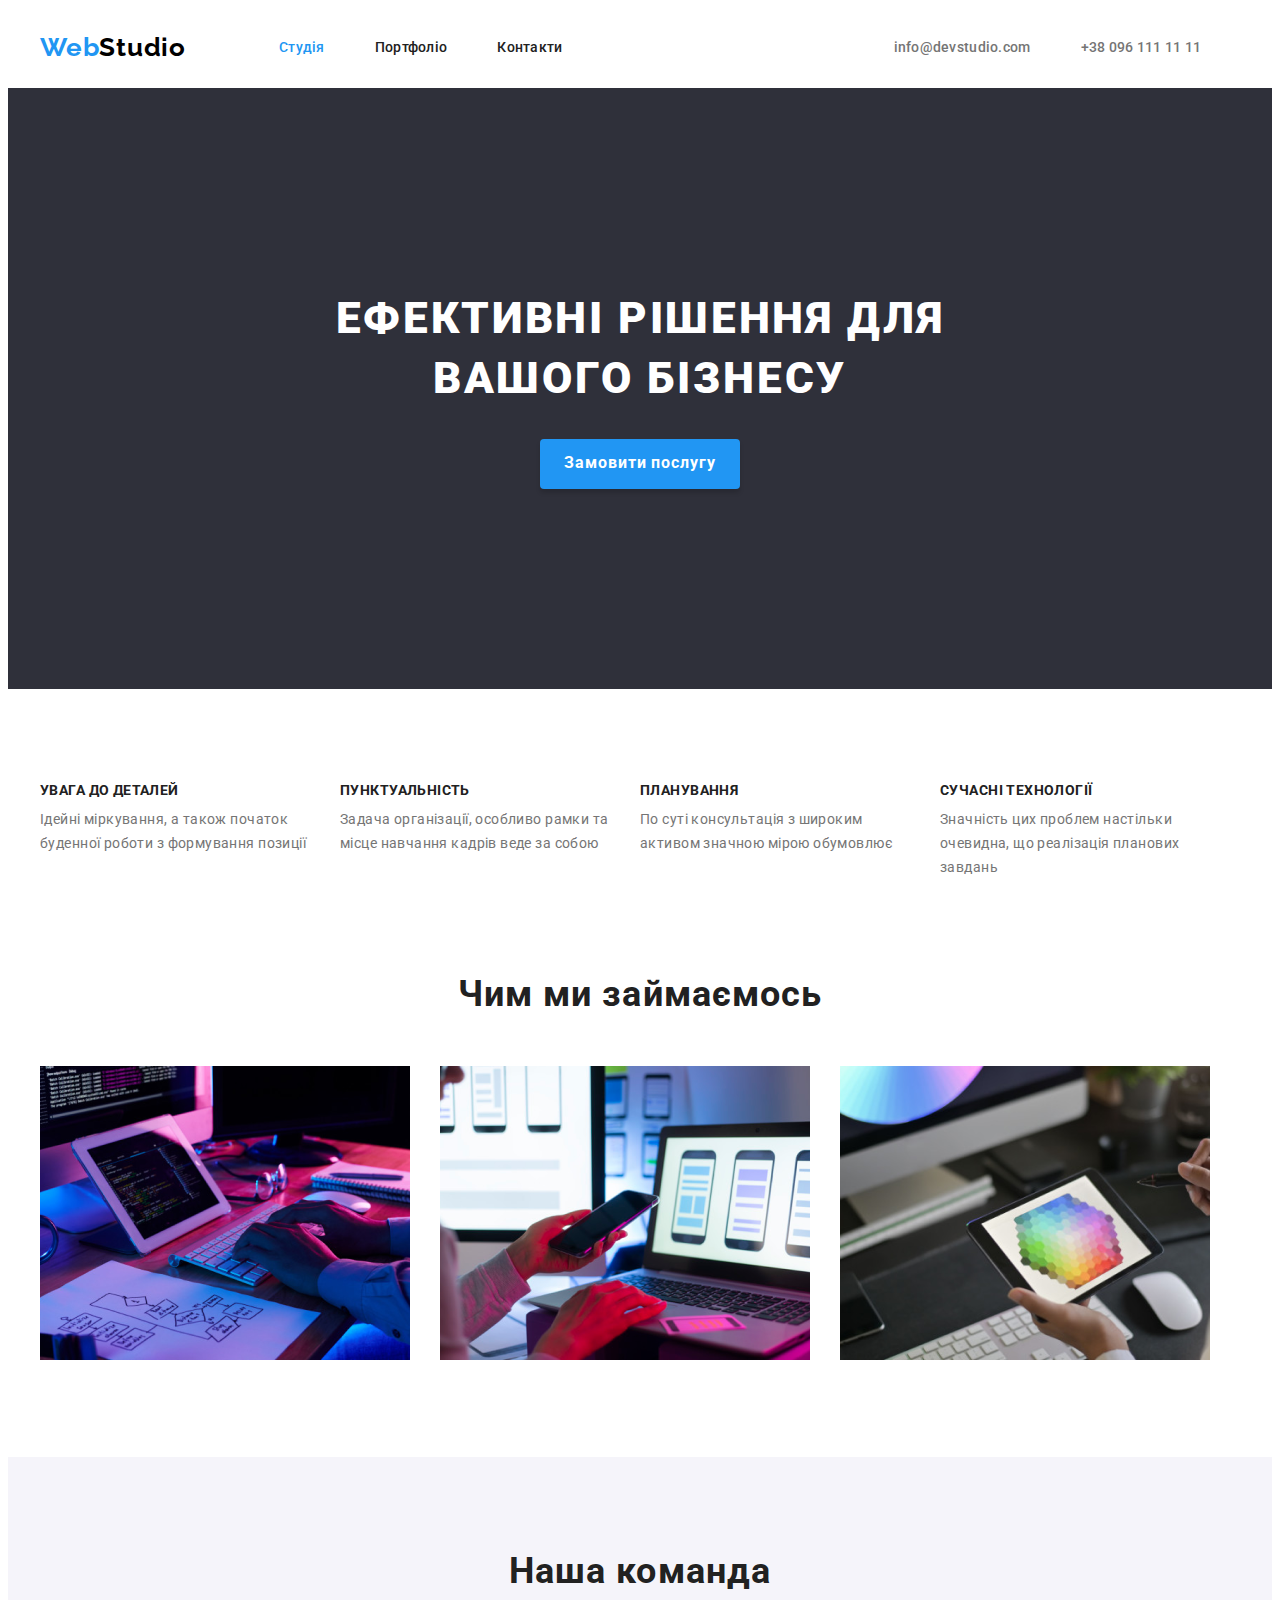
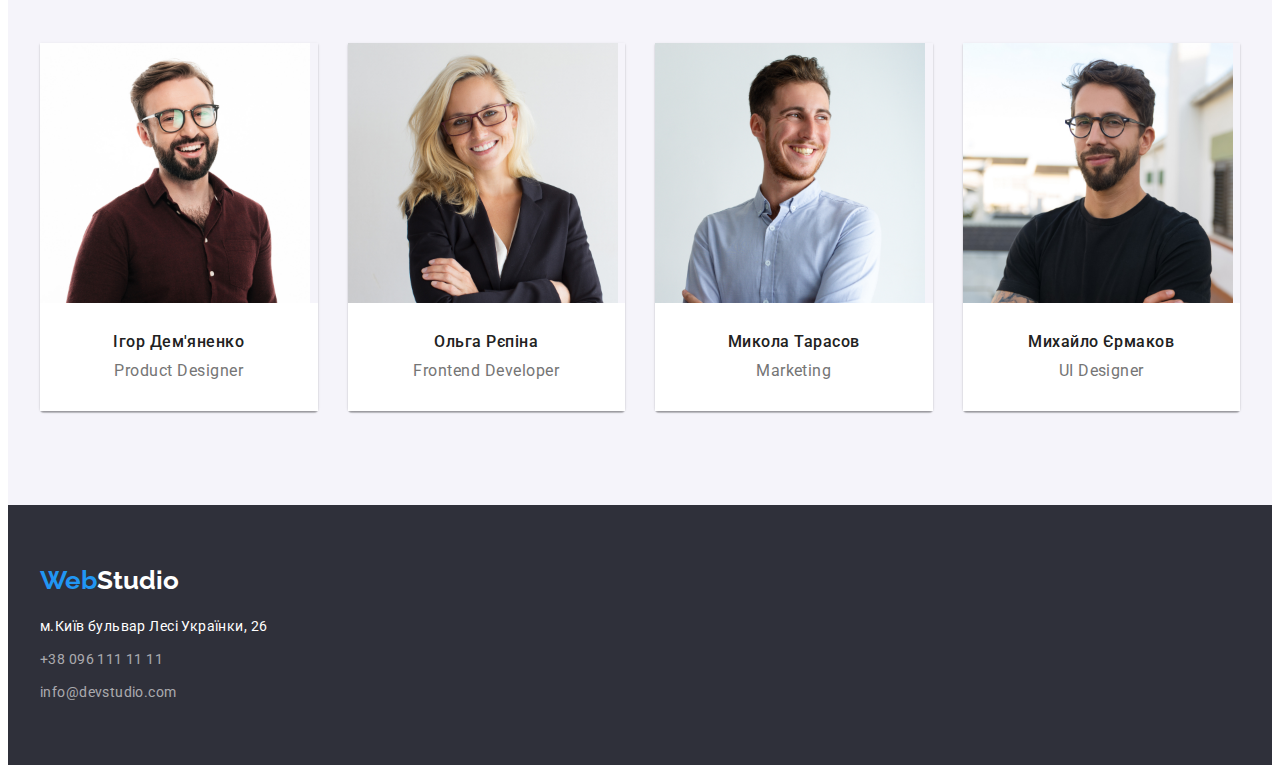
<file: index.html>
<!DOCTYPE html>
<html lang="uk">
  <head>
    <meta charset="UTF-8" />
    <meta http-equiv="X-UA-Compatible" content="IE=edge" />
    <meta name="viewport" content="width=device-width, initial-scale=1.0" />
    <link rel="preconnect" href="https://fonts.googleapis.com">
    <link rel="preconnect" href="https://fonts.gstatic.com" crossorigin>
    <link href="https://fonts.googleapis.com/css2?family=Raleway:wght@700&family=Roboto:wght@400;500;700;900&display=swap" rel="stylesheet">
    <title>WebStudio</title>
    <link rel="stylesheet" href="https://cdnjs.cloudflare.com/ajax/libs/modern-normalize/1.1.0/modern-normalize.min.css" integrity="sha512-wpPYUAdjBVSE4KJnH1VR1HeZfpl1ub8YT/NKx4PuQ5NmX2tKuGu6U/JRp5y+Y8XG2tV+wKQpNHVUX03MfMFn9Q==" crossorigin="anonymous" referrerpolicy="no-referrer" />
    <link rel="stylesheet" href="./css/styles.css" />
  </head>
  <body>
    <!-- основна інфа -->
    <header class="header">

      <div class="container">
      <nav>
        <a href="./index.html" class="logo logo-blue logo-link">Web<span class="logo-black">Studio</span></a>
        <ul class="site-nav">
          <li><a href="index.html" class="link active-page">Студія</a></li>
          <li><a href="portfolio.html" class="page-header link">Портфоліо</a></li> 
          <li><a href="" class="page-header link">Контакти</a></li>
        </ul>
      </nav>
      <ul class="contacts-nav">
        <li>
          <a href="mailto:info@devstudio.com" class="header-contacts link">info@devstudio.com</a>
        </li>
        <li>
          <a href="tel:+380961111111" class="header-contacts link">+38 096 111 11 11</a>
        </li>
      </ul>
      </div>
    </header>

    <main class="main">
      <!-- перша секція -->
      <section class="hero">
        <div class="container">
          <h1 class="hero-text">Ефективні рішення для вашого бізнесу</h1>
          <button type="button" class="hero-button pointer">Замовити послугу</button>
        </div>
      </section>
      <!-- Друга секція -->
      <section class="section">
        <div class="container">
        <h2 class="title visually-hidden" aria-hidden="true" tabindex="-1">Features</h2>
        <ul class="features-text">
          <li class="features-text-margin">
           <h3 class="pre-title">Увага до деталей</h3>
           <p class="pre-title-text">Ідейні міркування, а також початок буденної роботи з формування позиції</p>
          </li>
          <li class="features-text-margin">
            <h3 class="pre-title">Пунктуальність</h3>
            <p class="pre-title-text">Задача організації, особливо рамки та місце навчання кадрів веде за собою</p>
          </li>
          <li class="features-text-margin">
            <h3 class="pre-title">Планування</h3>
            <p class="pre-title-text">По суті консультація з широким активом значною мірою обумовлює</p>
          </li>
          <li class="features-text-margin">
            <h3 class="pre-title">Сучасні технології</h3>
            <p class="pre-title-text">Значність цих проблем настільки очевидна, що реалізація планових завдань</p>
          </li>
        </ul>
        </div>
      </section>
      <!-- Третя секція -->
      <section class="section-three">
        <div class="container">
        <h2 class="title">Чим ми займаємось</h2>
        <ul class="our-work-images">
          <li>
            <img src=".\images\img1.png" alt="Бек-енд розробка" width="370" />
          </li>
          <li>
            <img src=".\images\img2.png" alt="Фронт-енд розробка" width="370" />
          </li>
          <li>
            <img src=".\images\img3.png" alt="Розробка стилю" width="370" />
          </li>
        </ul>
      </div>
      </section>
      <!-- Четверта секція -->
      <section class="section-team">
        <div class="container">
        <h2 class="title">Наша команда</h2>
        <ul class="our-team">
          <li class="our-member">
            <img
              src=".\images\img4.jpg"
              alt="Product Designer"
              width="270"
              class="team-member-img"
            />
            <div class="card-content">  
              <h3 class="team-member">Ігор Дем'яненко</h3>
              <p lang="en" class="team-member-role">Product Designer</p>
            </div>
          </li>
         
          <li class="our-member">
            <img 
            src=".\images\img5.jpg" 
            alt="Frontend Developer" 
            width="270" 
            class="team-member-img"
            />
            <div class="card-content">
              <h3 class="team-member">Ольга Рєпіна</h3>
              <p lang="en" class="team-member-role">Frontend Developer</p>
            </div>
          </li>
          
          <li class="our-member">
            <img
              src=".\images\img6.jpg"
              alt="Marketing"
              width="270"
              class="team-member-img"
            />
            <div class="card-content">
              <h3 class="team-member">Микола Тарасов</h3>
              <p lang="en" class="team-member-role">Marketing</p>
            </div>
          </li>
          
          <li class="our-member">
            <img
              src=".\images\img7.jpg"
              alt="UI Designer"
              width="270"
              class="team-member-img"
            />
            <div class="card-content">
              <h3 class="team-member">Михайло Єрмаков</h3>
              <p lang="en" class="team-member-role">UI Designer</p>
            </div>
          </li>
          
        </ul>
      </div>
      </section>
    </main>
    <footer class="footer">
      <div class="container">
      <a href="./index.html" class="logo-footer logo-blue logo-link">Web<span class="logo-white">Studio</span>
      </a>
      <address>
        <ul>
         <li class="footer-items">
            <a href="https://goo.gl/maps/1e6sSvzwmUZJnKFR7" class="footer-address link">м.Київ бульвар Лесі Українки, 26</a>
         </li>
         <li class="footer-items">
            <a href="tel:+380961111111" class="footer-contacts link">+38 096 111 11 11</a>
         </li>
          <li class="footer-items">
           <a href="mailto:info@devstudio.com" class="footer-contacts link">info@devstudio.com</a>
         </li>
        </ul>
      </address>
      </div>
    </footer>
  </body>
</html>
</file>
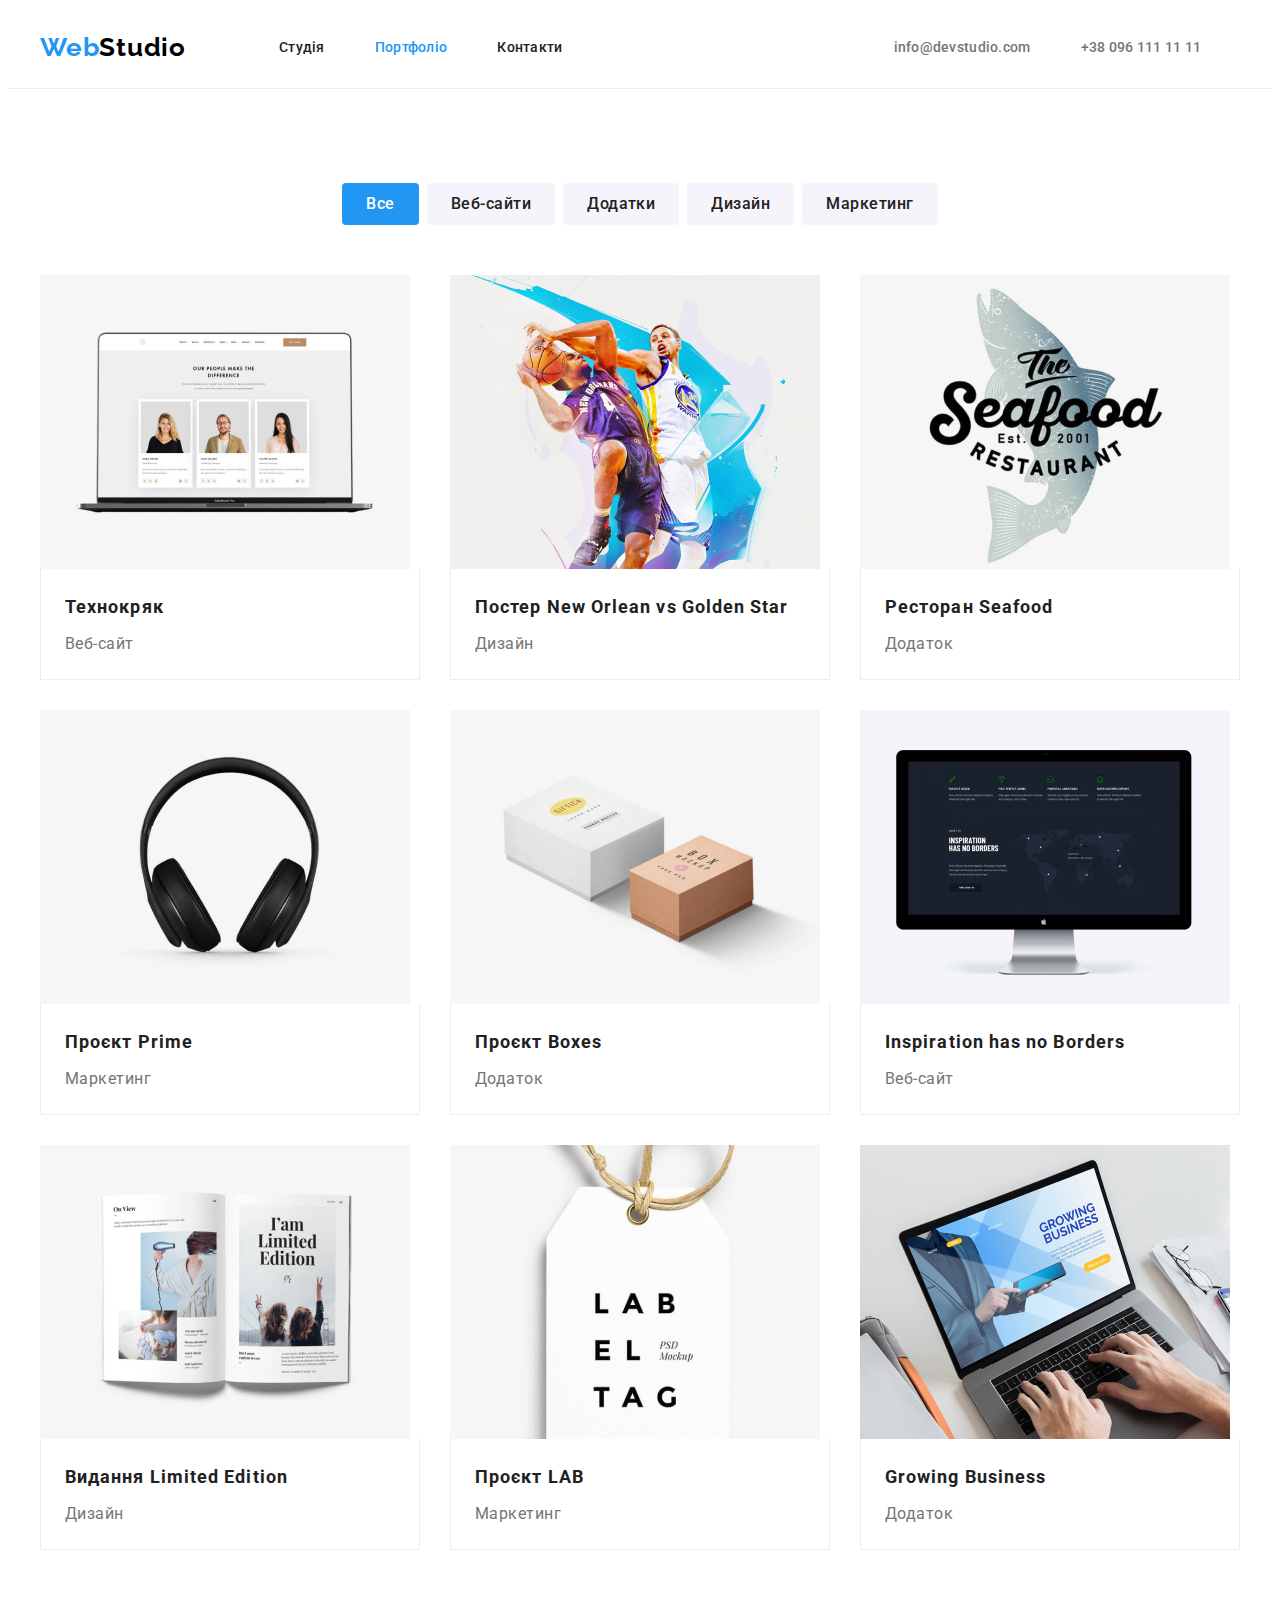
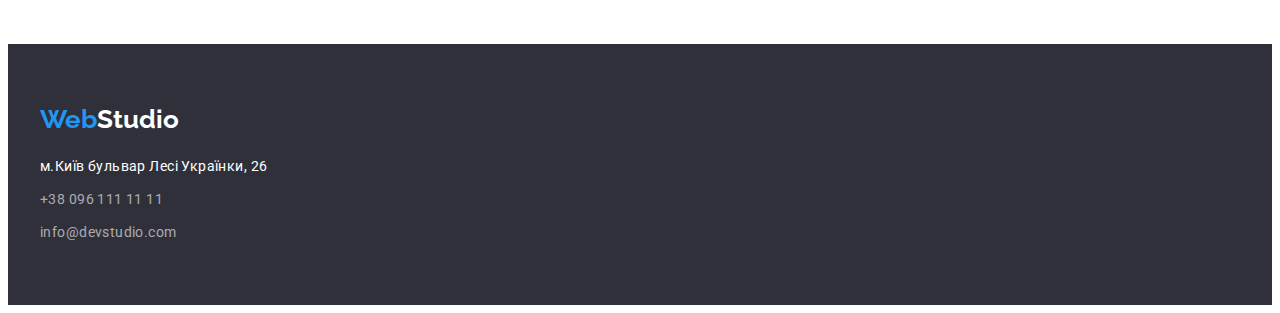
<file: portfolio.html>
<!DOCTYPE html>
<html lang="uk">
  <head>
    <meta charset="UTF-8" />
    <meta http-equiv="X-UA-Compatible" content="IE=edge" />
    <meta name="viewport" content="width=device-width, initial-scale=1.0" />
    <link rel="preconnect" href="https://fonts.googleapis.com">
    <link rel="preconnect" href="https://fonts.gstatic.com" crossorigin>
    <link href="https://fonts.googleapis.com/css2?family=Raleway:wght@700&family=Roboto:wght@400;500;700;900&display=swap" rel="stylesheet">
    <title>WebStudio</title>
    <link rel="stylesheet" href="https://cdnjs.cloudflare.com/ajax/libs/modern-normalize/1.1.0/modern-normalize.min.css" integrity="sha512-wpPYUAdjBVSE4KJnH1VR1HeZfpl1ub8YT/NKx4PuQ5NmX2tKuGu6U/JRp5y+Y8XG2tV+wKQpNHVUX03MfMFn9Q==" crossorigin="anonymous" referrerpolicy="no-referrer" />
    <link rel="stylesheet" href="./css/styles.css" />
  </head>
  <body>
    <!-- основна інфа -->
    <header class="header header-portfolio">
      <div class="container">
      <nav>
        <a href="./index.html" class="logo logo-blue logo-link">Web<span class="logo-black">Studio</span></a>
        <ul class="site-nav">
          <li><a href="index.html" class="page-header link">Студія</a></li>
          <li><a href="portfolio.html" class="link active-page">Портфоліо</a></li> 
          <li><a href="" class="page-header link">Контакти</a></li>
        </ul>
      </nav>
      <ul class="contacts-nav">
        <li>
          <a href="mailto:info@devstudio.com" class="header-contacts link">info@devstudio.com</a>
        </li>
        <li>
          <a href="tel:+380961111111" class="header-contacts link">+38 096 111 11 11</a>
        </li>
      </ul>
      </div>
    </header>

    <main class="main">
      <section class="section">
        <div class="container">
        <h1 class="visually-hidden">Title</h1>
        <ul class="buttons-portfolio">
          <li>
            <button type="button" class="button pointer button-selected">Все</button>
          </li>
          <li>
            <button type="button" class="button pointer">Веб-сайти</button>
          </li>
          <li>
            <button type="button" class="button pointer">Додатки</button>
          </li>
          <li>
            <button type="button" class="button pointer">Дизайн</button>
          </li>
          <li>
            <button type="button" class="button pointer">Маркетинг</button>
          </li>
        </ul>
        <ul class="our-portfolio">
            <li class="portfolio-item">
            <img
              src=".\images\portfolio1.png"
              alt="Веб-сайт"
              width="370"
              class="portfolio-img"
            />
            <div class="portfolio-content">  
              <h2 class="portfolio-item-title">Технокряк</h2>
              <p class="portfolio-item-text">Веб-сайт</p>
            </div>
          </li>
        
          <li class="portfolio-item">
            <img src=".\images\portfolio2.png" alt="Дизайн" width="370" class="portfolio-img"/>
            <div class="portfolio-content">  
              <h2 lang="en" class="portfolio-item-title">Постер New Orlean vs Golden Star</h2>
              <p class="portfolio-item-text">Дизайн</p>
            </div>
          </li>
          
          <li class="portfolio-item">
            <img
              src=".\images\portfolio3.png"
              alt="Додаток"
              width="370"class="portfolio-img"
            />
            <div class="portfolio-content">  
              <h2 lang="en" class="portfolio-item-title">Ресторан Seafood</h2>
              <p class="portfolio-item-text">Додаток</p>
            </div>
          </li>
         
          <li class="portfolio-item">
            <img
              src=".\images\portfolio4.png"
              alt="Маркетинг"
              width="370"class="portfolio-img"
            />
            <div class="portfolio-content">  
              <h2 lang="en" class="portfolio-item-title">Проєкт Prime</h2>
              <p class="portfolio-item-text">Маркетинг</p>
            </div>
          </li>
          
          <li class="portfolio-item">
            <img
              src=".\images\portfolio5.png"
              alt="Додаток"
              width="370"class="portfolio-img"
            />
            <div class="portfolio-content">  
              <h2 lang="en" class="portfolio-item-title">Проєкт Boxes</h2>
              <p class="portfolio-item-text">Додаток</p>
            </div>
          </li>
          
          <li class="portfolio-item">
            <img src=".\images\portfolio6.png" alt="Веб-сайт" width="370" class="portfolio-img"/>
            <div class="portfolio-content">  
              <h2 lang="en" class="portfolio-item-title">Inspiration has no Borders</h2>
              <p class="portfolio-item-text">Веб-сайт</p>
            </div>
          </li>
          
          <li class="portfolio-item">
            <img
              src=".\images\portfolio7.png"
              alt="Дизайн"
              width="370"class="portfolio-img"
            />
            <div class="portfolio-content">  
              <h2 lang="en" class="portfolio-item-title">Видання Limited Edition</h2>
              <p class="portfolio-item-text">Дизайн</p>
            </div>
          </li>
          
          <li class="portfolio-item">
            <img
              src=".\images\portfolio8.png"
              alt="Маркетинг"
              width="370"class="portfolio-img"
            />
            <div class="portfolio-content">  
              <h2 lang="en" class="portfolio-item-title">Проєкт LAB</h2>
              <p class="portfolio-item-text">Маркетинг</p>
            </div>
          </li>
          
          <li class="portfolio-item">
            <img
              src=".\images\portfolio9.png"
              alt="Додаток"
              width="370"class="portfolio-img"
            />
            <div class="portfolio-content">  
              <h2 lang="en" class="portfolio-item-title">Growing Business</h2>
              <p class="portfolio-item-text">Додаток</p>
            </div>
          </li>
        </ul>
        </div>
      </section>
    </main>
    <footer class="footer">
      <div class="container">
      <a href="./index.html" class="logo-footer logo-blue logo-link">Web<span class="logo-white">Studio</span></a>
      
      <address >
        <ul>
         <li class="footer-items">
            <a href="https://goo.gl/maps/1e6sSvzwmUZJnKFR7" class="footer-address link">м.Київ бульвар Лесі Українки, 26</a>
         </li>
         <li class="footer-items">
            <a href="tel:+380961111111" class="footer-contacts link">+38 096 111 11 11</a>
         </li>
          <li class="footer-items">
           <a href="mailto:info@devstudio.com" class="footer-contacts link">info@devstudio.com</a>
         </li>
        </ul>
      </address>
    </div>
    </footer>
  </body>
</html>
</file>
<file: css/styles.css>
:root{
    --accent-color: #2196F3;
    --hero-btncolor:#2196F3;
    --blue-logo:#2196F3;
    --black-logo:#000000;
    --white-logo:#ffffff;
    --hero-background: #2F303A;
    --white-text: #ffffff;
    --main-background: #ffffff;
    --team-backround:#F5F4FA;
    --title-name:#212121;
    --title-text:#757575;
    --footer-color:#2F303A;
    --border-one: #ECECEC;
    --border-two: #EEEEEE;
    
}
li{
    list-style-type: none;
}
img{
    display: block;
    max-width: 100%;
    height: auto;
}
.link{
    text-decoration: none;
    font-style: normal;

}
.logo-link{
    text-decoration: none;
    
}
p, h1, h2, h3, h4, h5, h6{
    margin: 0;
}
ul, ol{
    margin: 0;
    padding: 0;
}
body{
    font-family: 'Roboto', sans-serif;
    font-size: 14px;
    background-color: var(--main-background);

}

.active-page{
    font-weight: 500;
    font-size: 14px;
    line-height: 1.14;
    letter-spacing: 0.02em;
    color: var(--accent-color);
}


/*--------- index -----------*/
.container{
    width: 1200px;
    padding-left: 15px;
    padding-right: 15px;
    margin-left: auto;
    margin-right: auto;
    
    
}

header .container{
display: flex;
}

.link:hover,
.link:focus{
    color: var(--accent-color);
}

.visually-hidden {
    position: absolute;
    white-space: nowrap;
    width: 1px;
    height: 1px;
    overflow: hidden;
    border: 0;
    padding: 0;
    clip: rect(0 0 0 0);
    clip-path: inset(50%);
    margin: -1px;
  }


.hero {
    background: var(--hero-background);
    text-align: center;
    padding-bottom: 200px;
    padding-top: 200px;
}
.hero-text {
    
    font-weight: 900;
font-size: 44px;
line-height: 1.37;
/* or 136% */


letter-spacing: 0.06em;
text-transform: uppercase;

color: var(--white-text);

margin: 0px auto 30px auto;
width: 696px;



}
.hero-button {
    display: inline-block;
    font-weight: 700;
font-size: 16px;
line-height: 1.88;
font-family: 'Roboto', sans-serif;
/* identical to box height, or 188% */


align-items: center;

letter-spacing: 0.06em;
background-color: var(--hero-btncolor);
color: var(--white-text);
width: 200px;
height: 50px;
border: 0;
border-radius: 4px;
box-shadow: 0px 4px 4px rgba(0, 0, 0, 0.15);
}
.section {
    background-color: var(--main-background);
    padding-bottom: 94px;
    padding-top: 94px;
}
.section-three{
    background-color: var(--main-background);
    padding-bottom: 94px;
}


.section-team{
    background: var(--team-backround);
    padding-top: 94px;
    padding-bottom: 94px;
}
.title {
    font-weight: 700;
font-size: 36px;
line-height: 1.16;
text-align: center;
letter-spacing: 0.03em;

color: var(--title-name);
margin-bottom: 50px;
}
.features-text{
    display: flex;
    
   
   
}

.features-text li{
    display: block;
    width: 270px;
    
    
}
.features-text-margin + .features-text-margin { 
    
    margin-left: 30px;
    
}


.pre-title {
    font-weight: 700;
font-size: 14px;
line-height: 1.14;
letter-spacing: 0.03em;
text-transform: uppercase;

color: var(--title-name);
display: block;
margin-bottom: 10px;
}
.pre-title-text {
    font-weight: 400;
font-size: 14px;
line-height: 1.71;
/* or 171% */

letter-spacing: 0.03em;

color: var(--title-text);
display: block;
}
.our-work-images{
    display: inline-flex;
    
    justify-content: space-between;
   
}
.our-work-images li:not(:last-child){
    margin-right: 30px;
}
.card-content{
    background-color: var(--main-background);
    padding: 30px 32px 30px 32px;
    
}

.team-member {
    font-weight: 500;
font-size: 16px;
line-height: 1.18;
/* identical to box height */

text-align: center;
letter-spacing: 0.03em;

color: var(--title-name);
margin-bottom: 10px;



}
.team-member-role {
    font-weight: 400;
font-size: 16px;
line-height: 1.18;
/* identical to box height */

text-align: center;
letter-spacing: 0.03em;

color: var(--title-text);



}
.team-member-img{
    

}
.our-team{
    display: flex;
    margin-left: -30px;

}
.our-team > .our-member{
flex-basis: calc(100% / 4 - 30px);
margin-left: 30px;
}
.our-member{
    box-shadow: 0px 1px 3px rgba(0, 0, 0, 0.12), 0px 1px 1px rgba(0, 0, 0, 0.14), 0px 2px 1px rgba(0, 0, 0, 0.2);
    border-radius: 0px 0px 4px 4px;


}


/*--------- portfolio -----------*/

.header {
    background: var(--main-background);
    height: 80px;
   
    
}

nav{
display: flex;
}
.site-nav{
    display: flex;
    margin-right: 331px;
    
}

.contacts-nav{
    display: flex;
    
    
    
}

.site-nav li:not(:last-child){
    margin-right: 50px;
}
.site-nav a{
    display: block;
    padding-top: 32px;
    padding-bottom: 32px;
    

}
.contacts-nav li{
    display: block;
    
   
    
}
.contacts-nav li:not(:last-child){
    margin-right: 50px;
   
}


.logo {
    font-family: 'Raleway';
    font-style: normal;
    font-weight: 700;
    font-size: 26px;
    line-height: 1.19;
    /* identical to box height */
    
    letter-spacing: 0.03em;
    margin-right: 93px;
    padding-top: 24px;
    padding-bottom: 25px;
   
}
.logo-footer{
    display: block;
    font-family: 'Raleway';
    font-style: normal;
    font-weight: 700;
    font-size: 26px;
    line-height: 1.19;
    /* identical to box height */
    
   margin-bottom: 20px;
   
}
.logo-blue {
    color: var(--blue-logo);
}
.logo-black {
    color: var(--black-logo);
}
.logo-white{
    color: var(--white-logo);
}

.page-header {
    font-weight: 500;
    font-size: 14px;
    line-height: 1.14;
    letter-spacing: 0.02em;
    
    color: var(--title-name);

}
.header-portfolio{
  
    border-bottom: 1px solid var(--border-one);
}
.header-contacts {

    font-weight: 500;
    font-size: 14px;
    line-height: 1.14;
    letter-spacing: 0.02em;
    
    color: var(--title-text);
    display: flex;

}
.header-contacts a:not(:last-child){
    margin-right: 50px;
}
.header-contacts{
    display: block;
    padding-top: 32px;
    padding-bottom: 32px;

}
.main {
    background: var(--main-background);
}
.buttons-portfolio{
    display: flex;
    
    margin-bottom: 50px;
    justify-content: center;
    
    
    
}
.buttons-portfolio li:not(:last-child){
    margin-right: 8px;
    
    
}


.button {
font-family: 'Roboto', sans-serif;
font-weight: 500;
font-size: 16px;
line-height: 1.63;
/* identical to box height, or 162% */

text-align: center;
letter-spacing: 0.03em;

color: var(--title-name);
display: block;
border-radius: 4px;
border-color: transparent;
background-color: var(--team-backround);
padding: 6px 22px 6px 22px;
}
.button-selected{
color: var(--white-text);
background-color: var(--accent-color);
}


.button:hover,
.button:focus{
    background-color: var(--accent-color);
    color: var(--white-text);
}

.portfolio-content{
    background-color: var(--main-background);
   
    background-color: var(--portfolio-item);
    padding: 20px 24px 20px 24px;
    border: 1px solid var(--border-two);
    border-top: 0;
    
}

.our-portfolio{
    display: flex;
    margin-left: -30px;
    margin-top: -30px;
    flex-wrap: wrap;

}
.our-portfolio > .portfolio-item{
    flex-basis: calc(100% / 3 - 30px);
    margin-left: 30px;
    margin-top: 30px;
}
.portfolio-item{
    
}

.portfolio-img{
   
    
}










.pointer {
    cursor: pointer;
  }

.portfolio-item-title {
    font-weight: 700;
font-size: 18px;
line-height: 2;
/* identical to box height, or 200% */

letter-spacing: 0.06em;

color: var(--title-name);
margin-bottom: 4px;


}
.portfolio-item-text {
    font-weight: 400;
font-size: 16px;
line-height: 1.88;
/* identical to box height, or 188% */

letter-spacing: 0.03em;

color: var(--title-text);


}
.footer {
    background: var(--footer-color);
    padding-bottom: 60px;
    padding-top: 60px;
}
.footer-address{
    font-weight: 400;
font-size: 14px;
line-height: 1.71;
/* or 171% */

letter-spacing: 0.03em;

color: var(--white-text);
}
.footer-contacts {
    font-weight: 400;
    font-size: 14px;
    line-height: 1.71;
    /* or 171% */
    
    letter-spacing: 0.03em;
    
    color: rgba(255, 255, 255, 0.6);
    
}
.footer-items:not(:last-child){
    margin-bottom: 9px;
}
</file>
